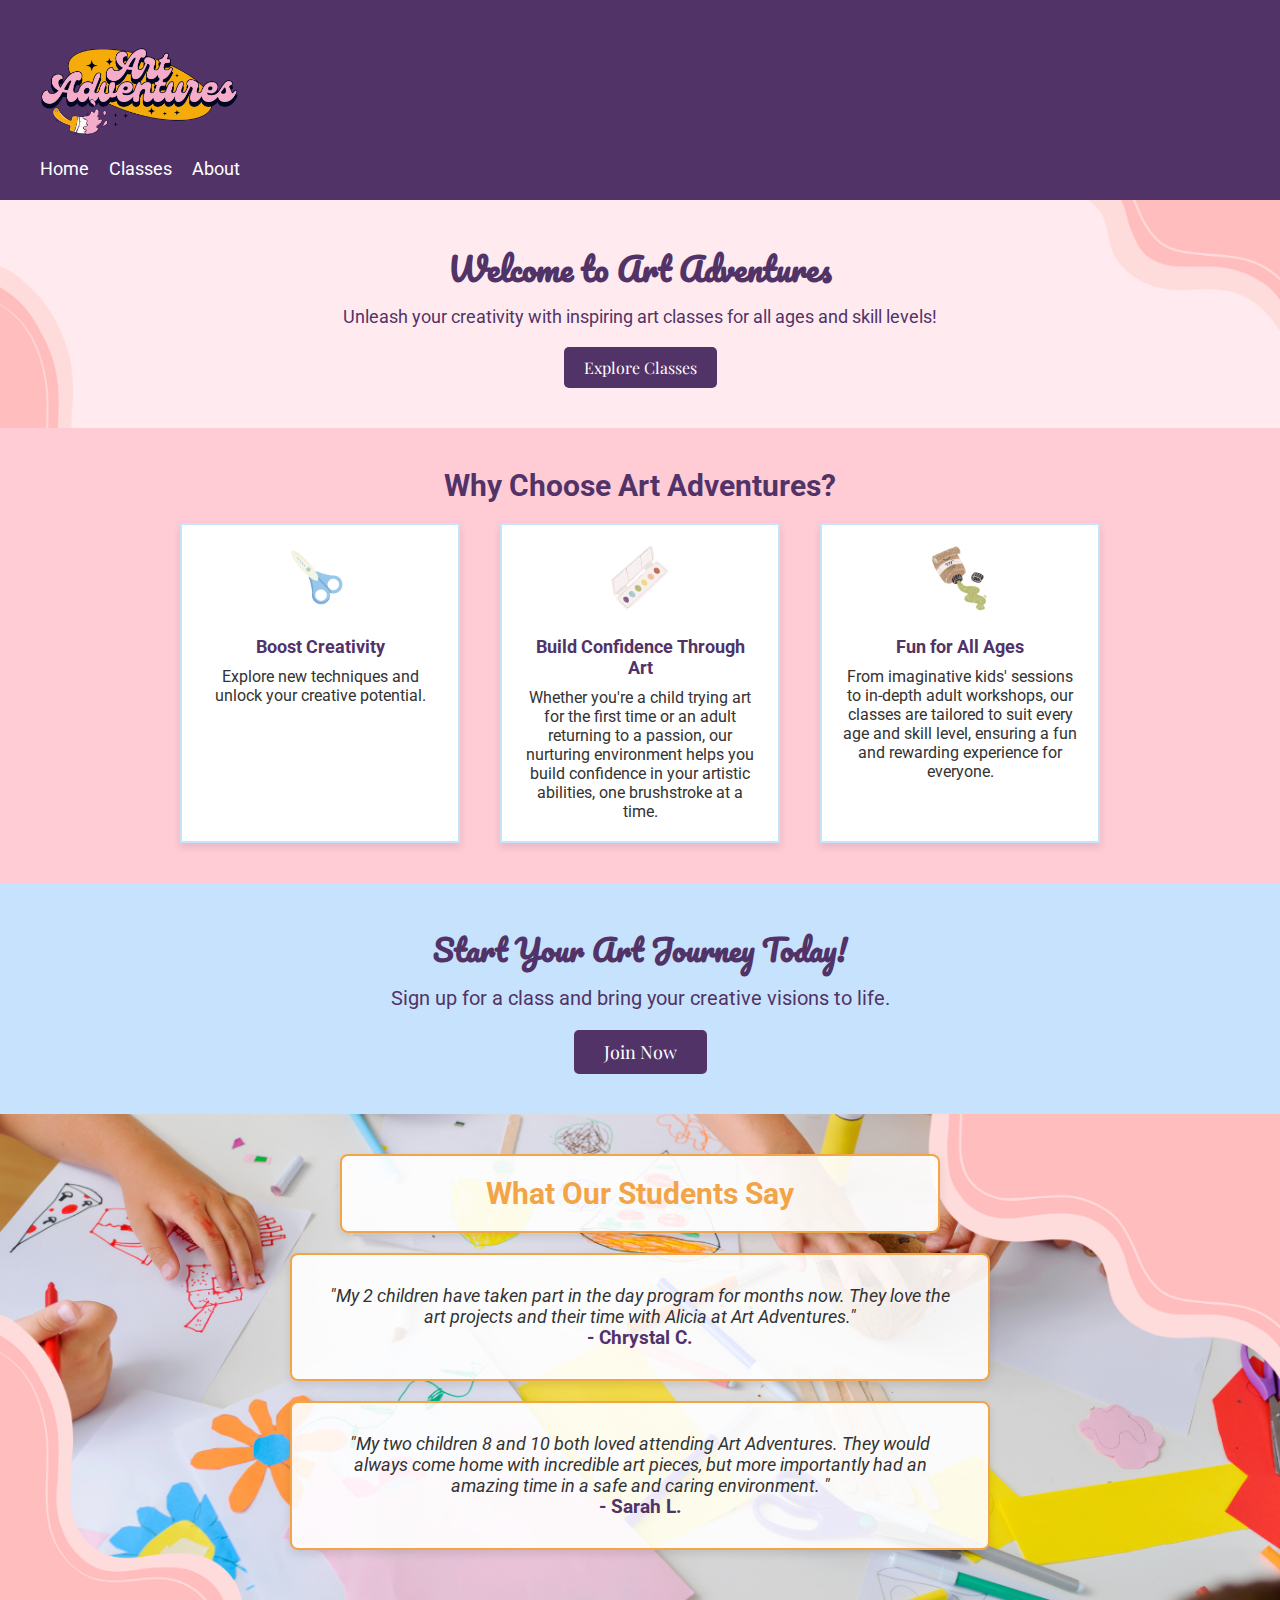
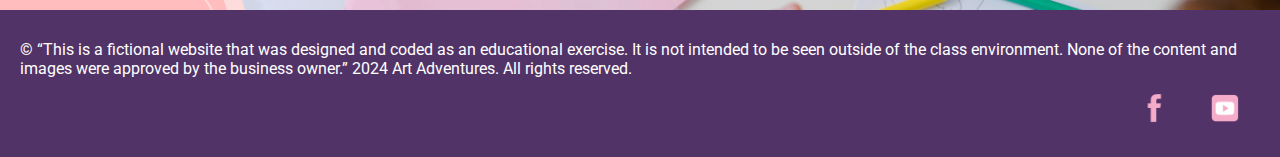
<file: index.html>
<!DOCTYPE html>
<html lang="en">
  <head>
    <meta charset="UTF-8" />
    <meta name="viewport" content="width=device-width, initial-scale=1.0" />
    <title>Art Adventures</title>
    <link rel="stylesheet" href="styles.css" />
    <link
      rel="stylesheet"
      href="https://cdnjs.cloudflare.com/ajax/libs/font-awesome/6.0.0-beta3/css/all.min.css"
    />
    <link
      href="https://fonts.googleapis.com/css2?family=Pacifico&family=Playfair+Display&family=Roboto:wght@400;700&display=swap"
      rel="stylesheet"
    />
  </head>
  <body>
    <!-- Header Section -->
    <header class="header">
      <div class="container">
        <div class="logo">
          <a href="index.html">
            <img
              src="images/artadventureslogo.png"
              alt="Art Adventures Logo"
              class="logo-image"
            />
          </a>
        </div>
        <nav class="navigation">
          <a class="toggle" onclick="showNav()"
            ><i class="fa fa-bars" aria-hidden="true"></i
          ></a>
          <ul id="nav-items" class="nav-items">
            <li><a href="index.html">Home</a></li>
            <li><a href="classes.html">Classes</a></li>
            <li><a href="about.html">About</a></li>
          </ul>
        </nav>
      </div>
    </header>
    <!-- Hero Section -->
    <section class="hero">
      <div class="hero-content">
        <h1>Welcome to Art Adventures</h1>
        <p>
          Unleash your creativity with inspiring art classes for all ages and
          skill levels!
        </p>
        <a href="classes.html" class="cta-button">Explore Classes</a>
      </div>
    </section>
    <!-- Benefits Section -->
    <section class="benefits">
      <div class="container">
        <h2>Why Choose Art Adventures?</h2>
        <div class="benefits-grid">
          <div class="benefit-item">
            <img
              src="images/service_icon_4.png"
              alt="Boost Creativity"
              class="benefit-icon"
            />
            <h3>Boost Creativity</h3>
            <p>Explore new techniques and unlock your creative potential.</p>
          </div>
          <div class="benefit-item">
            <img
              src="images/service_icon_3.png"
              alt="Build Confidence Through Art"
              class="benefit-icon"
            />
            <h3>Build Confidence Through Art</h3>
            <p>
              Whether you're a child trying art for the first time or an adult
              returning to a passion, our nurturing environment helps you build
              confidence in your artistic abilities, one brushstroke at a time.
            </p>
          </div>
          <div class="benefit-item">
            <img
              src="images/service_icon_1.png"
              alt="Fun for All Ages"
              class="benefit-icon"
            />
            <h3>Fun for All Ages</h3>
            <p>
              From imaginative kids' sessions to in-depth adult workshops, our
              classes are tailored to suit every age and skill level, ensuring a
              fun and rewarding experience for everyone.
            </p>
          </div>
        </div>
      </div>
    </section>
    <!-- Call to Action Section -->
    <section class="call-to-action">
      <div class="container">
        <h2>Start Your Art Journey Today!</h2>
        <p>Sign up for a class and bring your creative visions to life.</p>
        <a href="classes.html" class="cta-button">Join Now</a>
      </div>
    </section>
    <!-- Testimonials Section -->
    <section class="testimonials">
      <div class="container">
        <h2>What Our Students Say</h2>
        <div class="testimonial-item">
          <p>
            "My 2 children have taken part in the day program for months now.
            They love the art projects and their time with Alicia at Art
            Adventures."
          </p>
          <h3>- Chrystal C.</h3>
        </div>
        <div class="testimonial-item">
          <p>
            "My two children 8 and 10 both loved attending Art Adventures. They
            would always come home with incredible art pieces, but more
            importantly had an amazing time in a safe and caring environment. "
          </p>
          <h3>- Sarah L.</h3>
        </div>
      </div>
    </section>
    <!-- Footer Section -->
    <footer class="footer">
      <div class="container">
        <p>
          &copy; “This is a fictional website that was designed and coded as an
          educational exercise. It is not intended to be seen outside of the
          class environment. None of the content and images were approved by the
          business owner.” 2024 Art Adventures. All rights reserved.
        </p>
        <ul class="social-links">
          <li>
            <a href="https://www.facebook.com/ArtAdventuresVI">
              <img
                src="images/facebook_icon.png"
                alt="Facebook"
                class="social-icon"
              />
            </a>
          </li>
          <li>
            <a href="https://www.youtube.com/yourchannel">
              <img
                src="images/youtube_icon.png"
                alt="YouTube"
                class="social-icon"
              />
            </a>
          </li>
        </ul>
      </div>
    </footer>
    <script>
      function showNav() {
        var element = document.getElementById("nav-items");
        element.classList.toggle("show-items");
      }
    </script>
  </body>
</html>
</file>
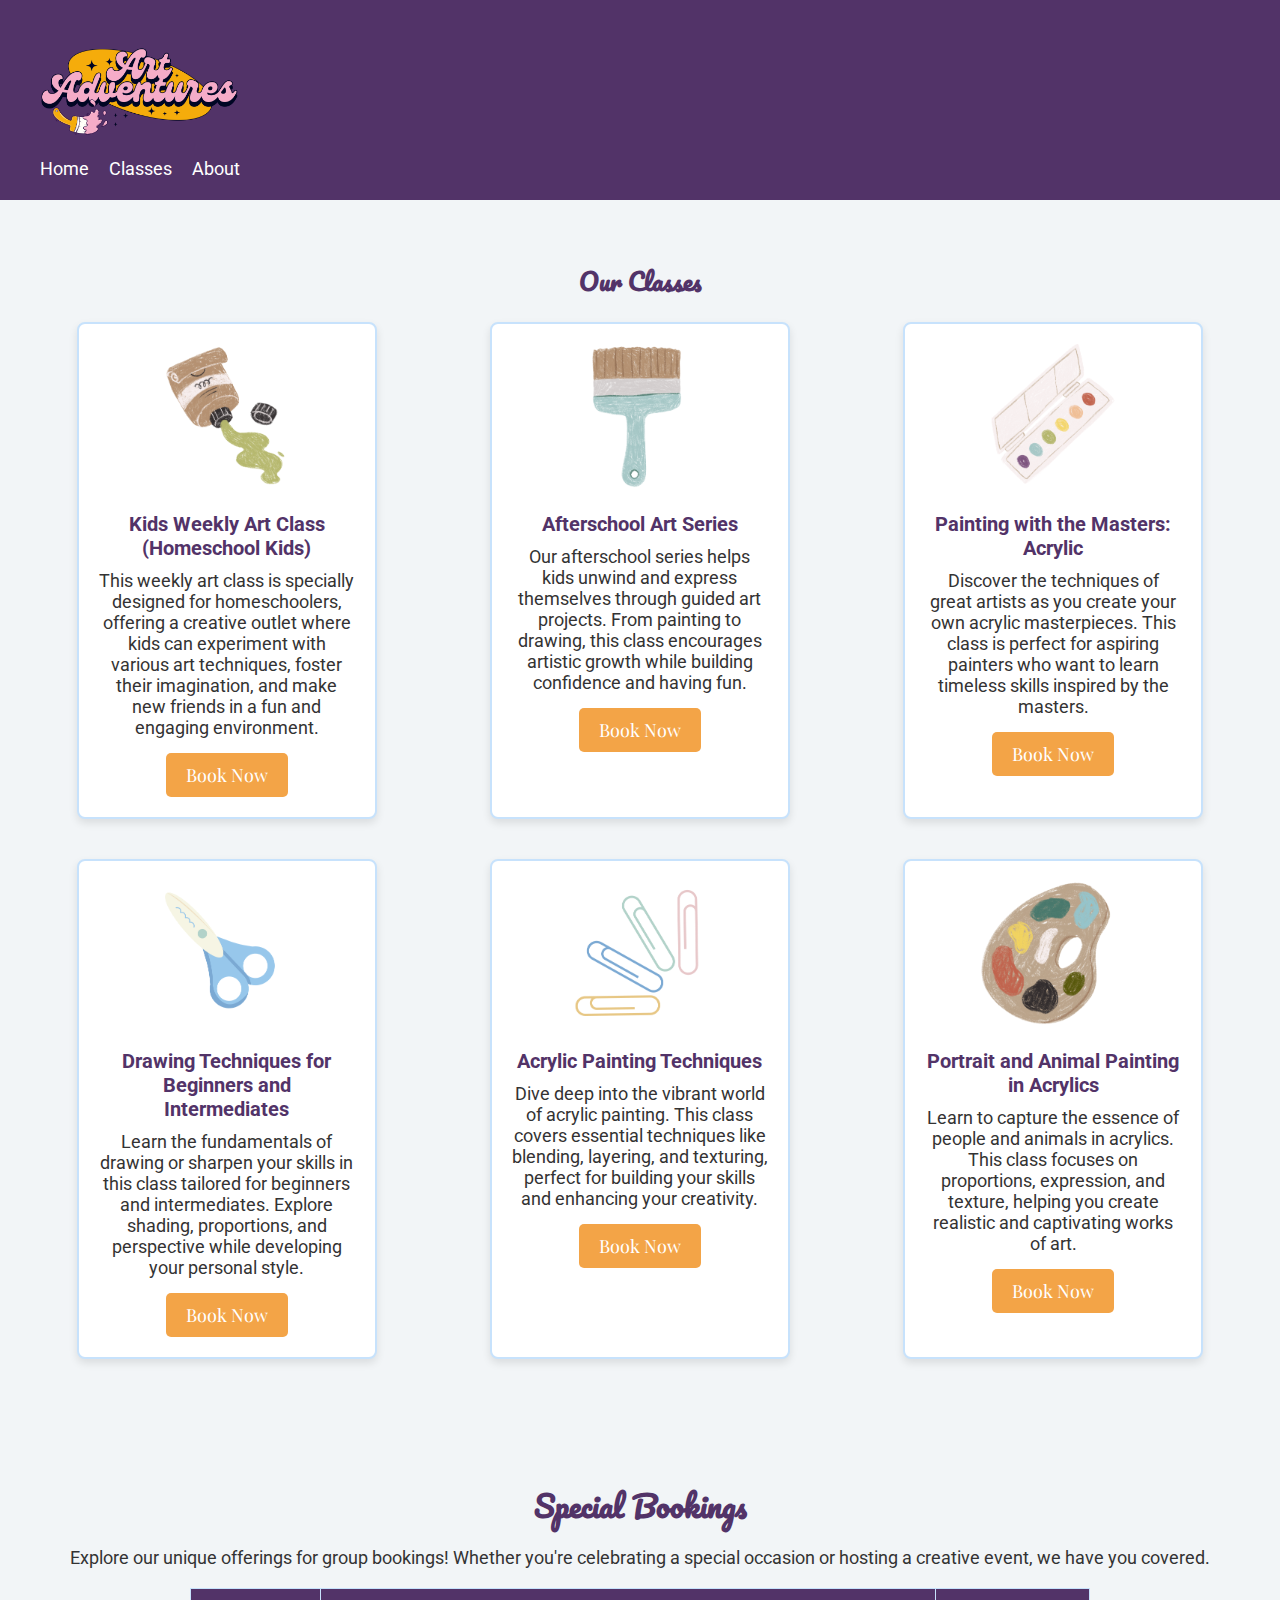
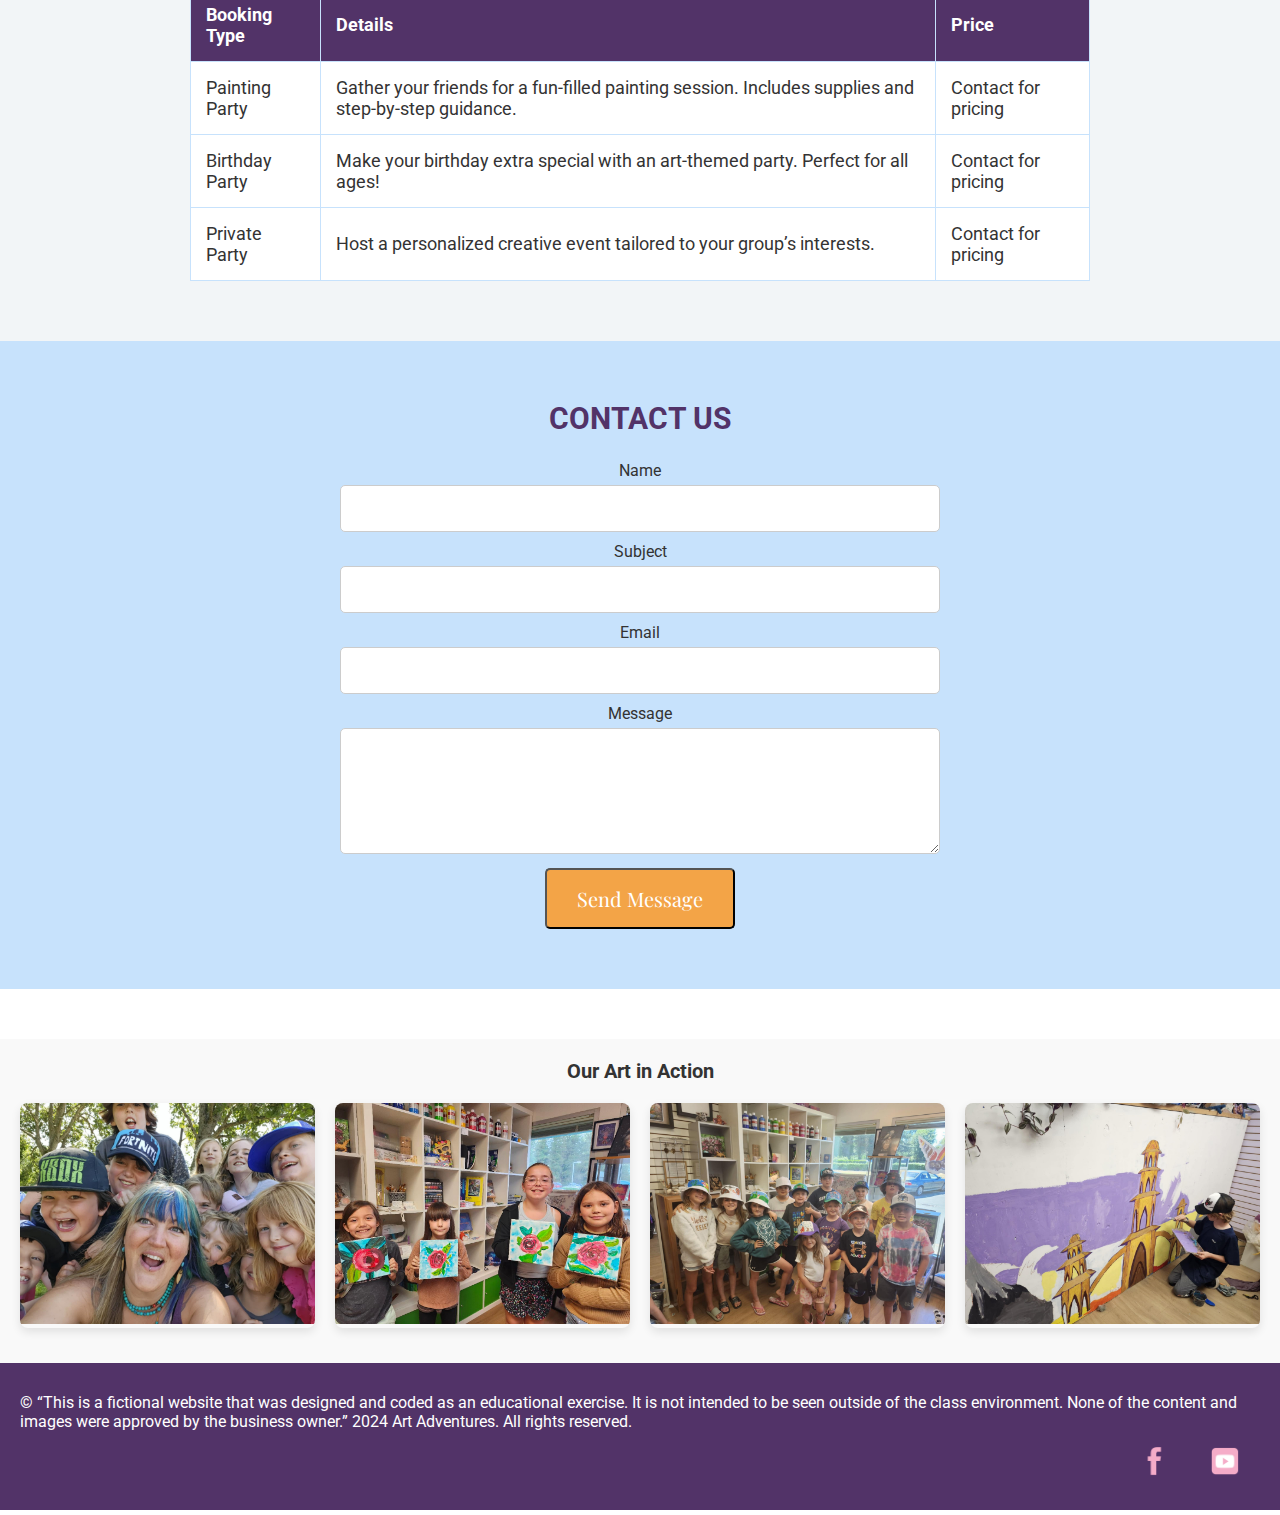
<file: classes.html>
<!DOCTYPE html>
<html lang="en">
  <head>
    <meta charset="UTF-8" />
    <meta name="viewport" content="width=device-width, initial-scale=1.0" />
    <title>Our Classes | Art Adventures</title>
    <link rel="stylesheet" href="styles.css" />
    <link
      rel="stylesheet"
      href="https://cdnjs.cloudflare.com/ajax/libs/font-awesome/6.0.0-beta3/css/all.min.css"
    />
    <link
      href="https://fonts.googleapis.com/css2?family=Pacifico&family=Playfair+Display&family=Roboto:wght@400;700&display=swap"
      rel="stylesheet"
    />
  </head>
  <body>
    <!-- Header Section -->
    <header class="header">
      <div class="container">
        <div class="logo">
          <a href="index.html">
            <img
              src="images/artadventureslogo.png"
              alt="Art Adventures Logo"
              class="logo-image"
            />
          </a>
        </div>
        <nav class="navigation">
          <a class="toggle" onclick="showNav()"
            ><i class="fa fa-bars" aria-hidden="true"></i
          ></a>
          <ul id="nav-items" class="nav-items">
            <li><a href="index.html">Home</a></li>
            <li><a href="classes.html">Classes</a></li>
            <li><a href="about.html">About</a></li>
          </ul>
        </nav>
      </div>
    </header>
    <!-- Classes Section -->
    <section class="classes">
      <div class="container">
        <h2>Our Classes</h2>
        <div class="classes-grid">
          <div class="class-item">
            <img
              src="images/service_icon_1.png"
              alt="Class 1"
              class="class-image"
            />
            <h3>Kids Weekly Art Class (Homeschool Kids)</h3>
            <p>
              This weekly art class is specially designed for homeschoolers,
              offering a creative outlet where kids can experiment with various
              art techniques, foster their imagination, and make new friends in
              a fun and engaging environment.
            </p>
            <a href="about.html" class="cta-button">Book Now</a>
          </div>
          <div class="class-item">
            <img
              src="images/service_icon_2.png"
              alt="Class 2"
              class="class-image"
            />
            <h3>Afterschool Art Series</h3>
            <p>
              Our afterschool series helps kids unwind and express themselves
              through guided art projects. From painting to drawing, this class
              encourages artistic growth while building confidence and having
              fun.
            </p>
            <a href="about.html" class="cta-button">Book Now</a>
          </div>
          <div class="class-item">
            <img
              src="images/service_icon_3.png"
              alt="Class 3"
              class="class-image"
            />
            <h3>Painting with the Masters: Acrylic</h3>
            <p>
              Discover the techniques of great artists as you create your own
              acrylic masterpieces. This class is perfect for aspiring painters
              who want to learn timeless skills inspired by the masters.
            </p>
            <a href="about.html" class="cta-button">Book Now</a>
          </div>
          <div class="class-item">
            <img
              src="images/service_icon_4.png"
              alt="Class 4"
              class="class-image"
            />
            <h3>Drawing Techniques for Beginners and Intermediates</h3>
            <p>
              Learn the fundamentals of drawing or sharpen your skills in this
              class tailored for beginners and intermediates. Explore shading,
              proportions, and perspective while developing your personal style.
            </p>
            <a href="about.html" class="cta-button">Book Now</a>
          </div>
          <div class="class-item">
            <img
              src="images/service_icon_5.png"
              alt="Class 5"
              class="class-image"
            />
            <h3>Acrylic Painting Techniques</h3>
            <p>
              Dive deep into the vibrant world of acrylic painting. This class
              covers essential techniques like blending, layering, and
              texturing, perfect for building your skills and enhancing your
              creativity.
            </p>
            <a href="about.html" class="cta-button">Book Now</a>
          </div>
          <div class="class-item">
            <img
              src="images/service_icon_6.png"
              alt="Class 6"
              class="class-image"
            />
            <h3>Portrait and Animal Painting in Acrylics</h3>
            <p>
              Learn to capture the essence of people and animals in acrylics.
              This class focuses on proportions, expression, and texture,
              helping you create realistic and captivating works of art.
            </p>
            <a href="about.html" class="cta-button">Book Now</a>
          </div>
        </div>
      </div>
    </section>
    <!-- More info HTML Table -->
    <section class="bookings-table">
      <div class="container">
        <h2>Special Bookings</h2>
        <p>
          Explore our unique offerings for group bookings! Whether you're
          celebrating a special occasion or hosting a creative event, we have
          you covered.
        </p>
        <table>
          <thead>
            <tr>
              <th>Booking Type</th>
              <th>Details</th>
              <th>Price</th>
            </tr>
          </thead>
          <tbody>
            <tr>
              <td>Painting Party</td>
              <td>
                Gather your friends for a fun-filled painting session. Includes
                supplies and step-by-step guidance.
              </td>
              <td>Contact for pricing</td>
            </tr>
            <tr>
              <td>Birthday Party</td>
              <td>
                Make your birthday extra special with an art-themed party.
                Perfect for all ages!
              </td>
              <td>Contact for pricing</td>
            </tr>
            <tr>
              <td>Private Party</td>
              <td>
                Host a personalized creative event tailored to your group’s
                interests.
              </td>
              <td>Contact for pricing</td>
            </tr>
          </tbody>
        </table>
      </div>
    </section>
    <!-- Contact Form Section -->
    <!-- I looked up how to do this as I am missing the class where we learn how to do this, please let me know if this is okay or is done the right way -->
    <section class="contact">
      <div class="container">
        <h2>Contact Us</h2>
        <form action="submit-form.php" method="POST" class="contact-form">
          <label for="name">Name</label>
          <input type="text" id="name" name="name" required />
          <label for="subject">Subject</label>
          <input type="text" id="subject" name="subject" required />
          <label for="email">Email</label>
          <input type="email" id="email" name="email" required />
          <label for="message">Message</label>
          <textarea id="message" name="message" rows="5" required></textarea>
          <button type="submit" class="cta-button">Send Message</button>
        </form>
      </div>
    </section>

    <!-- Photo Gallery Section -->
    <section class="photo-gallery">
      <h2>Our Art in Action</h2>
      <div class="gallery">
        <div class="gallery-item">
          <img src="images/alica_artclass.jpg" alt="Alica and Kids" />
        </div>
        <div class="gallery-item">
          <img src="images/kids_artclass1.jpg" alt="Kids with Paintings" />
        </div>
        <div class="gallery-item">
          <img src="images/artclass3.jpg" alt="Kids in Artclass" />
        </div>
        <div class="gallery-item">
          <img src="images/kids_artclass3.jpg" alt="Kid with large paintings" />
        </div>
      </div>
    </section>
    <!-- Footer Section -->
    <footer class="footer">
      <div class="container">
        <p>
          &copy; “This is a fictional website that was designed and coded as an
          educational exercise. It is not intended to be seen outside of the
          class environment. None of the content and images were approved by the
          business owner.” 2024 Art Adventures. All rights reserved.
        </p>
        <ul class="social-links">
          <li>
            <a href="https://www.facebook.com/ArtAdventuresVI">
              <img
                src="images/facebook_icon.png"
                alt="Facebook"
                class="social-icon"
              />
            </a>
          </li>
          <li>
            <a href="https://www.youtube.com/yourchannel">
              <img
                src="images/youtube_icon.png"
                alt="YouTube"
                class="social-icon"
              />
            </a>
          </li>
        </ul>
      </div>
    </footer>
    <script>
      function showNav() {
        var element = document.getElementById("nav-items");
        element.classList.toggle("show-items");
      }
    </script>
  </body>
</html>
</file>
<file: styles.css>
/* Base Styles */
html {
  font-size: 62.5%;
}
* {
  margin: 0;
  padding: 0;
  box-sizing: border-box;
}

body {
  font-family: "Roboto", "Playfair Display", serif;
  font-size: 1.6rem;
  color: #333;
  margin: 0;
}
.header {
  padding: 1.5rem 4rem;
}
a {
  text-decoration: none;
  color: inherit;
}
/*-------- UTILITY ---------*/
/* Styles used throughout */
.content-width {
  width: 334px;
  margin: auto;
  background-color: #c7e2fc;
  font-family: "Roboto", sans-serif;
  font-size: 1.6rem;
}

.dark-background {
  background-color: #f2f5f7;
}

/* Header */
.header {
  background-color: #523368;
  color: #ffffff;
  display: flex;
  justify-content: space-between;
  align-items: center;
}

.logo img {
  width: 200px;
  height: auto;
}

.navigation {
  position: relative;
}

.toggle {
  /* Style to the 'Hamburger' icon */
  display: block;
  font-size: 2.4rem;
  color: #ffffff;
  cursor: pointer;
}

.nav-items {
  display: none;
  list-style: none;
  flex-direction: column;
  background-color: #523368;
  padding: 1rem;
}

.nav-items.show-items {
  display: flex;
}

.nav-items li {
  margin: 1rem 0;
}

.nav-items a {
  color: #ffffff;
}
/* Hero Section */
.hero {
  background-color: #c7e2fc;
  padding: 4rem 2rem;
  text-align: center;
  color: #523368;
  background-image: url("images/homepage_bg.png"); /* Background image to create a more put together layout */
  background-size: cover;
  background-position: center;
  background-repeat: no-repeat;
}

.hero h1 {
  font-size: 3.2rem;
  font-family: "Pacifico", serif;
}

.hero p {
  font-size: 1.8rem;
  margin: 1rem 0 2rem;
}

.cta-button {
  display: inline-block;
  padding: 1rem 2rem;
  background-color: #523368;
  color: #ffffff;
  font-size: 1.6rem;
  border-radius: 0.5rem;
  font-family: "Playfair Display", serif;
}
/* Benefits Section */
.benefits {
  padding: 4rem 2rem;
  text-align: center;
  background-color: #ffcbd5;
}

.benefits h2 {
  font-size: 2.4rem;
  margin-bottom: 2rem;
  color: #523368;
}

.benefits-grid {
  display: flex;
  flex-wrap: wrap;
  gap: 2rem;
  justify-content: center;
}

.benefit-item {
  background-color: #ffffff;
  border: 2px solid #c7e2fc;
  padding: 2rem;
  text-align: center;
  box-shadow: 0 4px 8px rgba(0, 0, 0, 0.1);
  max-width: 300px;
  flex: 1;
}

.benefit-icon {
  /* Style to the icons and size to create consistency */
  width: 120px;
  height: auto;
  margin-bottom: 1rem;
}

.benefit-item h3 {
  font-size: 1.8rem;
  color: #523368;
  margin: 1rem 0;
}

.benefit-item p {
  font-size: 1.6rem;
  color: #333;
}

/* Call to Action Section */
.call-to-action {
  background-color: #c7e2fc;
  text-align: center;
  padding: 4rem 2rem;
  color: #523368;
}

.call-to-action h2 {
  font-family: "Pacifico", serif;
  font-size: 2.4rem;
  margin-bottom: 1rem;
}

.call-to-action p {
  font-size: 1.8rem;
  margin-bottom: 2rem;
}

.call-to-action .cta-button {
  font-size: 1.8rem;
  padding: 1rem 3rem;
}
/* Testimonials Section */
.testimonials {
  padding: 4rem 2rem;
  text-align: center;
  color: #523368;
  background-image: url("images/homepage_image.png"); /* Background image to create a more put together layout */
  background-size: cover;
  background-position: center;
  background-repeat: no-repeat;
}

.testimonials h2 {
  font-size: 2.4rem;
  background-color: rgba(255, 255, 255, 0.9);
  color: #f3a447;
  border: 2px solid #f3a447;
  border-radius: 8px;
  padding: 2rem;
  margin-bottom: 2rem;
  max-width: 600px;
  margin-left: auto;
  margin-right: auto;
  box-shadow: 0 4px 8px rgba(0, 0, 0, 0.1);
}

.testimonial-item {
  background-color: rgba(
    255,
    255,
    255,
    0.9
  ); /* Stylied box that has a lower opacity */
  border: 2px solid #f3a447;
  border-radius: 8px;
  padding: 2rem;
  margin-bottom: 2rem;
  max-width: 600px;
  margin-left: auto;
  margin-right: auto;
  box-shadow: 0 4px 8px rgba(0, 0, 0, 0.1);
}

.testimonial-item p {
  font-size: 1.6rem;
  font-style: italic;
  color: #333;
}

.testimonial-item h4 {
  margin-top: 1rem;
  font-size: 1.8rem;
  color: #f3a447;
  font-weight: bold;
}

/* Footer Section */
.footer {
  background-color: #523368;
  color: #ffffff;
  padding: 2rem 1rem;
  text-align: center;
  font-family: "Roboto", sans-serif;
}

.footer p {
  margin: 0;
  font-size: 1.4rem;
}

.footer .social-links {
  list-style: none;
  display: flex;
  justify-content: center;
  margin-top: 1.5rem;
  padding: 0;
}

.footer .social-links li {
  margin: 0 1rem;
}

.footer .social-icon {
  width: 24px;
  height: 24px;
}
/*-------- SECOND PAGE CLASSES  ---------*/
/* Classes Section */
.classes {
  padding: 4rem 2rem;
  background-color: #f2f5f7;
  text-align: center;
}

.classes h2 {
  font-family: "Pacifico", serif;
  font-size: 2.4rem;
  color: #523368;
  margin-bottom: 2rem;
}

.classes-grid {
  /*Formatting and style to orangize avaliable classes */
  display: flex;
  flex-wrap: wrap;
  gap: 2rem;
  justify-content: center;
}

.class-item {
  background-color: #ffffff;
  border: 2px solid #c7e2fc;
  border-radius: 8px;
  box-shadow: 0 4px 8px rgba(0, 0, 0, 0.1);
  padding: 2rem;
  text-align: center;
  max-width: 280px;
  flex: 1 1 30%;
}

.class-image {
  width: 100%;
  height: auto;
  margin-bottom: 1rem;
  border-radius: 8px;
}

.class-item h3 {
  font-size: 1.8rem;
  color: #523368;
  margin: 1rem 0;
}

.class-item p {
  font-size: 1.6rem;
  color: #333;
  margin-bottom: 1.5rem;
}

.class-item .cta-button {
  padding: 1rem 2rem;
  font-size: 1.6rem;
  background-color: #f3a447;
  color: #ffffff;
  border-radius: 0.5rem;
  display: inline-block;
}
/* More Info HTML table */
.bookings-table {
  padding: 4rem 2rem;
  background-color: #f2f5f7;
  text-align: center;
}
.bookings-table h2 {
  font-size: 2.4rem;
  color: #523368;
  margin-bottom: 1.5rem;
  font-family: "Pacifico", serif;
}

.bookings-table p {
  font-size: 1.6rem;
  color: #333;
  margin-bottom: 2rem;
}
.bookings-table table {
  width: 100%;
  max-width: 900px;
  margin: 0 auto;
  border-collapse: collapse;
  font-size: 1.6rem;
}

.bookings-table th,
.bookings-table td {
  border: 1px solid #c7e2fc;
  padding: 1rem;
  text-align: left;
}

.bookings-table th {
  background-color: #523368;
  color: #ffffff;
  font-size: 1.8rem;
  text-align: left;
}

.bookings-table td {
  background-color: #ffffff;
  color: #333;
}

.bookings-table tr:nth-child(even) {
  background-color: #f7a8b8;
}

.bookings-table tr:hover {
  background-color: #c7e2fc;
}

/* Contact Form Section */
/* Looked up how to input and style contact section please let me know if this is correct*/
.contact {
  padding: 4rem 2rem;
  background-color: #c7e2fc;
  text-align: center;
}

.contact h2 {
  text-transform: uppercase;
  font-size: 2.4rem;
  color: #523368;
  margin-bottom: 2rem;
}

.contact-form {
  max-width: 500px;
  margin: 0 auto;
}

.contact-form label {
  display: block;
  font-size: 1.6rem;
  color: #333;
  margin-bottom: 0.5rem;
}
.contact-form input,
.contact-form textarea {
  width: 100%;
  padding: 1rem;
  margin-bottom: 1rem;
  border: 1px solid #ccc;
  border-radius: 5px;
  font-size: 1.6rem;
}

.contact-form input:focus,
.contact-form textarea:focus {
  outline: none;
  border-color: #523368;
}

.contact-form button {
  padding: 1rem 2rem;
  font-size: 1.6rem;
  background-color: #f3a447;
  color: #ffffff;
  border-radius: 5px;
  transition: 0.3s ease, transform 0.3s ease; /* Styling for CSS transition */
}
.contact-form button:hover {
  background-color: #e28d30;
  transform: scale(1.1);
}
/* Photo Gallery Section */
.photo-gallery {
  margin-top: 50px;
  padding: 20px;
  background-color: #f9f9f9;
}

.photo-gallery h2 {
  text-align: center;
  font-size: 2rem;
  color: #333;
  margin-bottom: 20px;
}

.gallery {
  display: flex;
  flex-wrap: wrap;
  justify-content: space-between;
  gap: 15px;
}
/* Individual Gallery Items */
.gallery-item {
  position: relative;
  width: calc(50% - 15px);
  margin-bottom: 15px;
  overflow: hidden;
  border-radius: 8px;
  box-shadow: 0 4px 10px rgba(0, 0, 0, 0.1);
}

.gallery-item img {
  width: 100%;
  height: auto;
  transition: transform 0.3s ease; /* CSS transition */
}

.gallery-item:hover img {
  transform: scale(1.1); /* CSS transition */
}

/*-------- THIRD PAGE ABOUT  ---------*/

/* About Section */
.about {
  background-color: #f7bcc8;
  padding: 4rem 2rem;
}

.about .about-content {
  display: flex;
  flex-wrap: wrap;
  gap: 2rem;
}

.about-info {
  flex: 2; /* Takes up more space than the aside */
}

.about-info h1 {
  font-size: 2.8rem;
  color: #523368;
  margin-bottom: 2rem;
  font-family: "Pacifico", serif;
}

.about-info h2 {
  font-size: 2.4rem;
  color: #523368;
  margin-bottom: 1.5rem;
  font-family: "Playfair Display", serif;
}

.about-info p {
  font-size: 1.6rem;
  color: #333;
  line-height: 1.8;
  margin-bottom: 2rem;
}

.about .about-content {
  flex-direction: column;
}

.about-aside {
  margin-top: 2rem;
  align-self: stretch;
  background-color: #c7e2fc;
  padding: 2rem;
  border-radius: 8px;
  box-shadow: 0 4px 8px rgba(0, 0, 0, 0.1);
}

.about-aside h3 {
  font-size: 2rem;
  color: #523368;
  margin-bottom: 1rem;
  font-family: "Playfair Display", serif;
}

.about-aside p {
  font-size: 1.6rem;
  color: #333;
  line-height: 1.6;
  margin-bottom: 2rem;
}

.about-aside ul {
  list-style: disc;
  margin-left: 2rem;
  color: #333;
}

.about-aside ul li {
  font-size: 1.6rem;
  margin-bottom: 1rem;
}
/* Video Section */
.video-section {
  background-color: #c7e2fc;
  padding: 4rem 2rem;
  text-align: center;
}

.video-section h2 {
  font-size: 2.4rem; /* Neutral color for readability */
  color: #523368;
  margin-bottom: 2rem;
  font-family: "Pacifico", serif;
}

.video-wrapper video {
  width: 100%;
  max-width: 800px; /* Sizing to video so it doesnt take uo too much content of viewport */
  border-radius: 8px;
  box-shadow: 0 4px 8px rgba(0, 0, 0, 0.1);
}
/* Map Section */
.map-section {
  background-image: url("images/homepage_bg.png");
  background-size: cover;
  background-position: center;
  background-color: #f2f5f7;
  background-repeat: no-repeat;
  padding: 4rem 2rem;
  text-align: center;
}

.map-section h2 {
  font-size: 2.4rem;
  color: #523368;
  margin-bottom: 2rem;
  font-family: "Pacifico", serif;
}

.map-wrapper iframe {
  width: 100%;
  max-width: 800px; /* Limit the map width */
  height: 450px;
  border: 2px;
  border-radius: 8px;
  box-shadow: 0 4px 8px rgba(0, 0, 0, 0.1);
}
/*-------- DESKTOP  ---------*/
/*-------- FIRST PAGE  ---------*/
/* Header Section for Desktop */

@media (min-width: 768px) {
  /* Header */
  .header {
    padding: 1.5rem 4rem;
    display: flex;
    justify-content: space-between;
    align-items: center;
    min-height: 200px;
  }
  .logo img {
    width: 200px;
    height: auto;
  }
  .toggle {
    display: none;
  }
  .nav-items {
    display: flex;
    flex-direction: row;
    gap: 2rem;
    position: static;
    background: none;
    padding: 0;
  }

  .nav-items li {
    margin: 0;
  }
  .nav-items a {
    font-size: 1.8rem;
    font-family: "Roboto", sans-serif;
    line-height: 1.5;
    color: #ffffff;
  }

  /* Benefits Section */
  .benefits h2 {
    font-size: 3rem;
  }

  .benefits-grid {
    flex-wrap: nowrap;
    gap: 4rem;
  }

  .benefit-item {
    max-width: 280px;
    flex: 0 0 30%;
  }
  /* Call to Action Section */
  .call-to-action h2 {
    font-size: 3rem;
  }

  .call-to-action p {
    font-size: 2rem;
  }

  /* Testimonials Section */
  .testimonials h2 {
    font-size: 3rem;
  }

  .testimonial-item {
    max-width: 700px;
    padding: 3rem;
  }

  .testimonial-item p {
    font-size: 1.8rem;
  }

  /* Footer */
  .footer {
    text-align: left;
    display: flex;
    justify-content: space-between;
    align-items: center;
    padding: 3rem 2rem;
  }

  .footer p {
    font-size: 1.6rem;
    margin-bottom: 0;
  }

  .footer .social-links {
    justify-content: flex-end;
  }

  .footer .social-links li {
    margin: 0 2rem;
  }

  .footer .social-icon {
    width: 30px;
    height: 30px;
  }
  /*-------- DESKTOP SECOND PAGE  ---------*/
  /* Classes Section */
  .classes {
    padding: 6rem 4rem;
  }

  .classes-grid {
    gap: 4rem;
    justify-content: space-around;
  }

  .class-item {
    max-width: 300px; /* Limit class item width */
    flex: 0 0 30%;
  }

  .class-item h3 {
    font-size: 2rem;
  }

  .class-item p {
    font-size: 1.8rem;
  }

  .class-item .cta-button {
    font-size: 1.8rem;
  }
  /* More Info HTML table */
  .bookings-table {
    padding: 6rem 4rem;
  }

  .bookings-table h2 {
    font-size: 3rem;
  }

  .bookings-table p {
    font-size: 1.8rem;
  }

  .bookings-table table {
    font-size: 1.8rem;
  }

  .bookings-table th,
  .bookings-table td {
    padding: 1.5rem;
  }
  /* Contact Form Section */
  .contact {
    padding: 6rem 4rem;
  }

  .contact h2 {
    font-size: 3rem;
    margin-bottom: 2.5rem;
  }

  .contact-form {
    max-width: 600px; /* Wider form for desktop */
    margin: auto;
  }

  .contact-form input,
  .contact-form textarea {
    font-size: 1.8rem;
    padding: 1.2rem;
  }

  .contact-form button {
    font-size: 2rem;
    padding: 1.5rem 3rem;
  }
  /* Photo Gallery Section */
  .gallery-item {
    width: calc(25% - 15px); /* 4 items per row on desktop */
  }

  /* About Section */
  .about {
    padding: 6rem 4rem;
  }

  .about .about-content {
    flex-direction: row;
    gap: 4rem;
    align-items: flex-start;
  }

  .about-info {
    flex: 3;
    max-width: 70%; /* Limit maximum width */
  }

  .about-info h1 {
    font-size: 3.2rem;
  }

  .about-info h2 {
    font-size: 2.8rem;
  }

  .about-info p {
    font-size: 1.8rem;
  }
  .about-aside {
    flex: 1;
    max-width: 30%; /* Limit maximum width */
    padding: 3rem;
  }

  .about-aside h3 {
    font-size: 2.4rem;
  }

  .about-aside p {
    font-size: 1.8rem;
  }

  .about-aside ul {
    margin-left: 2.5rem;
  }

  .about-aside ul li {
    font-size: 1.8rem;
  }
  /* Video Section */
  .video-section h2 {
    font-size: 3rem;
  }

  .video-wrapper video {
    max-width: 900px; /* Larger video size for desktop */
    margin: auto;
  }
  /* Map Section */
  .map-section {
    padding: 6rem 4rem;
  }

  .map-section h2 {
    font-size: 3rem;
  }

  .map-wrapper iframe {
    max-width: 900px; /* Larger map size for desktop */
  }
}
</file>
